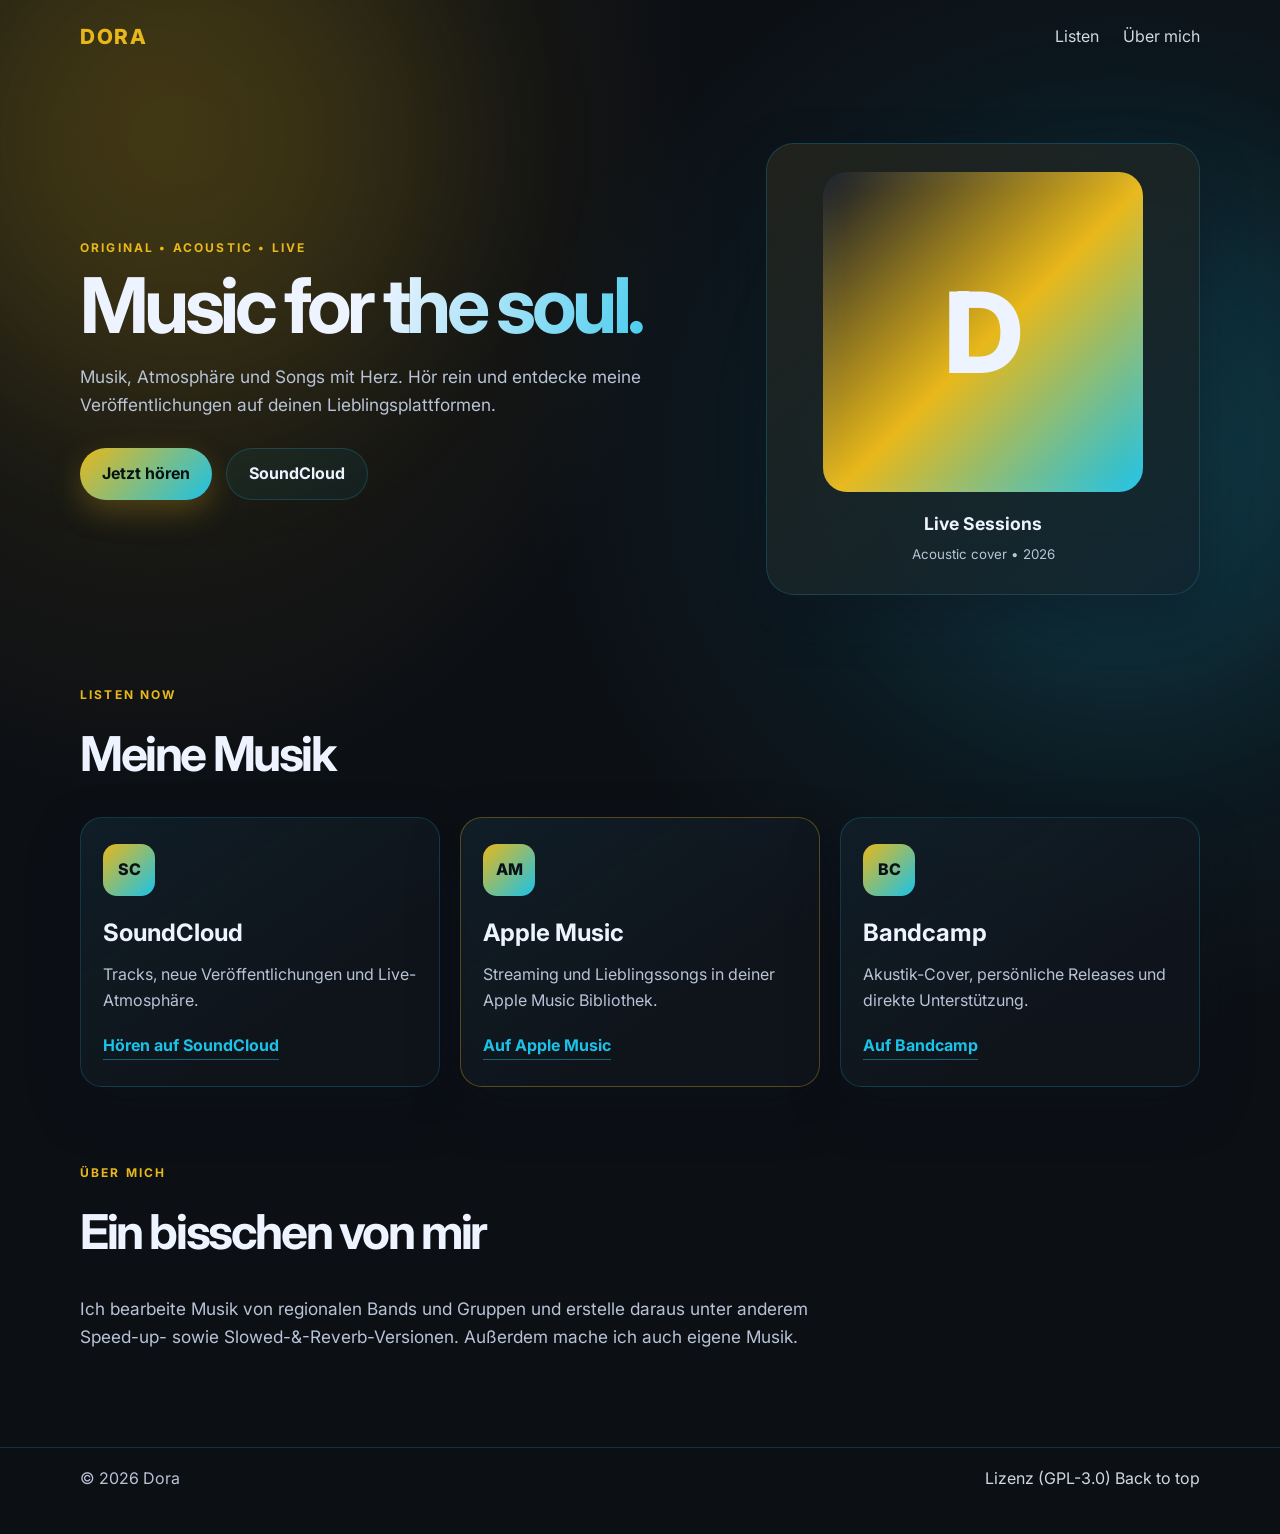
<file: index.html>
<!DOCTYPE html>
<html lang="de">
  <head>
    <meta charset="UTF-8" />
    <meta name="viewport" content="width=device-width, initial-scale=1.0, viewport-fit=cover" />
    <meta name="theme-color" content="#0c0f14" />
    <meta
      name="description"
      content="Dora - Musik, Songs und Links zu SoundCloud, Apple Music und Bandcamp."
    />
    <title>Dora | Music</title>
    <link rel="preconnect" href="https://fonts.googleapis.com" />
    <link rel="preconnect" href="https://fonts.gstatic.com" crossorigin />
    <link
      href="https://fonts.googleapis.com/css2?family=Inter:wght@400;500;600;700;800&display=swap"
      rel="stylesheet"
    />
    <link rel="stylesheet" href="styles.css" />
  </head>
  <body>
    <div class="bg-glow glow-1"></div>
    <div class="bg-glow glow-2"></div>

    <header class="site-header">
      <div class="container nav">
        <div class="brand">Dora</div>
        <nav aria-label="Hauptnavigation">
          <a href="#listen">Listen</a>
          <a href="#about">Über mich</a>
        </nav>
      </div>
    </header>

    <main id="top">
      <section class="hero container">
        <div class="hero-copy">
          <p class="eyebrow">Original • Acoustic • Live</p>
          <h1>Music for the soul.</h1>
          <p class="lead">
            Musik, Atmosphäre und Songs mit Herz. Hör rein und entdecke meine
            Veröffentlichungen auf deinen Lieblingsplattformen.
          </p>
          <div class="cta-row">
            <a class="btn btn-primary" href="#listen">Jetzt hören</a>
            <a class="btn btn-secondary" href="https://soundcloud.com/allerpack-by-berglive" target="_blank" rel="noreferrer">SoundCloud</a>
          </div>
        </div>

        <div class="hero-card" aria-label="Musikcover">
          <div class="cover-art">
            <span>D</span>
          </div>
          <div class="mini-meta">
            <strong>Live Sessions</strong>
            <small>Acoustic cover • 2026</small>
          </div>
        </div>
      </section>

      <section id="listen" class="players container">
        <div class="section-heading">
          <p class="eyebrow">Listen now</p>
          <h2>Meine Musik</h2>
        </div>

        <div class="platform-grid">
          <article class="platform-card soundcloud">
            <div class="icon">SC</div>
            <h3>SoundCloud</h3>
            <p>Tracks, neue Veröffentlichungen und Live-Atmosphäre.</p>
            <a href="https://soundcloud.com/allerpack-by-berglive" target="_blank" rel="noreferrer">Hören auf SoundCloud</a>
          </article>

          <article class="platform-card apple">
            <div class="icon">AM</div>
            <h3>Apple Music</h3>
            <p>Streaming und Lieblingssongs in deiner Apple Music Bibliothek.</p>
            <a href="https://music.apple.com/us/artist/dora/6824500411" target="_blank" rel="noreferrer">Auf Apple Music</a>
          </article>

          <article class="platform-card bandcamp">
            <div class="icon">BC</div>
            <h3>Bandcamp</h3>
            <p>Akustik-Cover, persönliche Releases und direkte Unterstützung.</p>
            <a href="https://dora1213.bandcamp.com/track/u-haft-in-mu-hlheim-akustik-cover" target="_blank" rel="noreferrer">Auf Bandcamp</a>
          </article>
        </div>
      </section>

      <section id="about" class="about container">
        <div class="section-heading narrow">
          <p class="eyebrow">Über mich</p>
          <h2>Ein bisschen von mir</h2>
        </div>
        <p class="about-text">
          Ich bearbeite Musik von regionalen Bands und Gruppen und erstelle daraus
          unter anderem Speed-up- sowie Slowed-&amp;-Reverb-Versionen. Außerdem
          mache ich auch eigene Musik.
        </p>
      </section>
    </main>

    <footer class="site-footer">
      <div class="container footer-inner">
        <span>© 2026 Dora</span>
        <div class="footer-links">
          <a href="license.html">Lizenz (GPL-3.0)</a>
          <a href="#top">Back to top</a>
        </div>
      </div>
    </footer>
  </body>
</html>
</file>
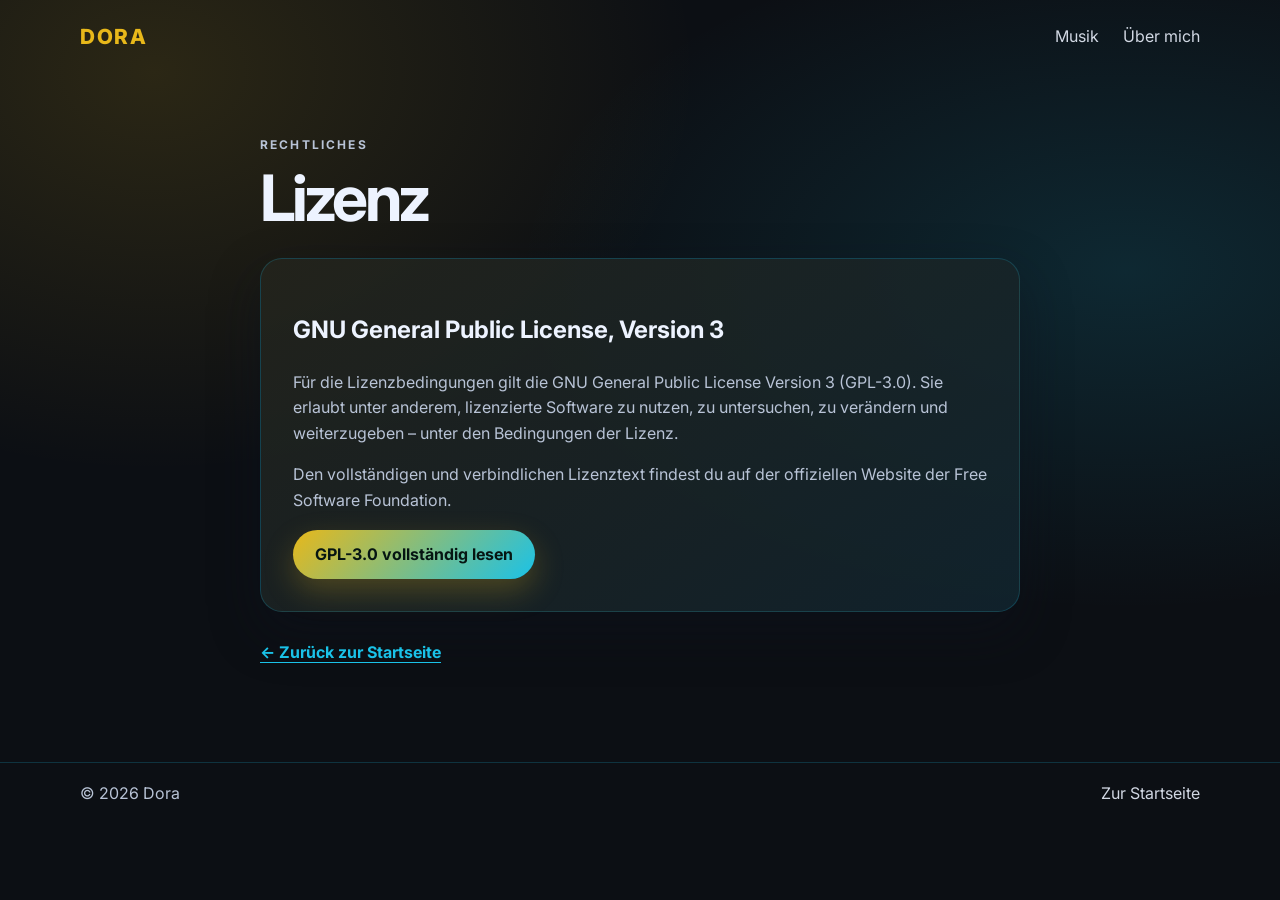
<file: license.html>
<!DOCTYPE html>
<html lang="de">
  <head>
    <meta charset="UTF-8" />
    <meta name="viewport" content="width=device-width, initial-scale=1.0, viewport-fit=cover" />
    <meta name="theme-color" content="#0c0f14" />
    <meta name="description" content="Informationen zur GNU General Public License Version 3 für Doras Musik-Website." />
    <title>Lizenz | Dora</title>
    <link rel="preconnect" href="https://fonts.googleapis.com" />
    <link rel="preconnect" href="https://fonts.gstatic.com" crossorigin />
    <link href="https://fonts.googleapis.com/css2?family=Inter:wght@400;500;600;700;800&display=swap" rel="stylesheet" />
    <link rel="stylesheet" href="styles.css" />
    <style>
      .license-page {
        max-width: 760px;
        padding: 72px 0 80px;
      }

      .license-page h1 {
        margin: 0 0 20px;
        font-size: clamp(2.5rem, 8vw, 4rem);
        line-height: 1;
        letter-spacing: -0.06em;
      }

      .license-card {
        margin: 28px 0;
        padding: clamp(20px, 5vw, 32px);
        border: 1px solid var(--line);
        border-radius: 22px;
        background: linear-gradient(145deg, rgba(232, 184, 26, 0.08), rgba(26, 194, 232, 0.08)), var(--panel);
        box-shadow: var(--shadow);
      }

      .license-page p {
        color: var(--muted);
      }

      .license-page a {
        color: var(--secondary);
        font-weight: 700;
        text-underline-offset: 4px;
      }

      .license-page .btn {
        color: #061512;
        text-decoration: none;
      }

      @media (max-width: 680px) {
        .license-page {
          padding: 48px 0 56px;
        }
      }
    </style>
  </head>
  <body>
    <header class="site-header">
      <div class="container nav">
        <a class="brand" href="index.html" style="text-decoration: none">Dora</a>
        <nav aria-label="Hauptnavigation">
          <a href="index.html#listen">Musik</a>
          <a href="index.html#about">Über mich</a>
        </nav>
      </div>
    </header>

    <main class="container license-page">
      <p class="eyebrow">Rechtliches</p>
      <h1>Lizenz</h1>
      <section class="license-card" aria-labelledby="gpl-heading">
        <h2 id="gpl-heading">GNU General Public License, Version 3</h2>
        <p>
          Für die Lizenzbedingungen gilt die GNU General Public License Version 3
          (GPL-3.0). Sie erlaubt unter anderem, lizenzierte Software zu nutzen,
          zu untersuchen, zu verändern und weiterzugeben – unter den Bedingungen
          der Lizenz.
        </p>
        <p>
          Den vollständigen und verbindlichen Lizenztext findest du auf der
          offiziellen Website der Free Software Foundation.
        </p>
        <a class="btn btn-primary" href="https://www.gnu.org/licenses/gpl-3.0.html" target="_blank" rel="noreferrer">
          GPL-3.0 vollständig lesen
        </a>
      </section>
      <p>
        <a href="index.html">← Zurück zur Startseite</a>
      </p>
    </main>

    <footer class="site-footer">
      <div class="container footer-inner">
        <span>© 2026 Dora</span>
        <a href="index.html">Zur Startseite</a>
      </div>
    </footer>
  </body>
</html>
</file>
<file: styles.css>
:root {
  color-scheme: dark;
  --bg: #0c0f14;
  --bg-soft: #141a22;
  --panel: rgba(17, 22, 30, 0.86);
  --panel-strong: #1a2330;
  --line: rgba(26, 194, 232, 0.2);
  --text: #edf3ff;
  --muted: #b8c3d6;
  --primary: #E8B81A;
  --secondary: #1AC2E8;
  --accent: #1AC2E8;
  --shadow: 0 20px 50px rgba(14, 17, 28, 0.45);
}

* {
  box-sizing: border-box;
}

html {
  scroll-behavior: smooth;
  scroll-padding-top: 24px;
}

body {
  margin: 0;
  font-family: "Inter", sans-serif;
  background:
    radial-gradient(ellipse at 12% 8%, rgba(232, 184, 26, 0.14), transparent 34rem),
    radial-gradient(ellipse at 88% 30%, rgba(26, 194, 232, 0.14), transparent 38rem),
    var(--bg);
  color: var(--text);
  line-height: 1.6;
  min-height: 100vh;
  min-height: 100svh;
  position: relative;
  overflow-x: hidden;
  -webkit-text-size-adjust: 100%;
}

img {
  max-width: 100%;
  display: block;
}

.container {
  width: min(1120px, calc(100% - 32px));
  margin: 0 auto;
}

.bg-glow {
  position: fixed;
  width: 520px;
  height: 520px;
  border-radius: 50%;
  filter: blur(90px);
  opacity: 0.35;
  pointer-events: none;
  z-index: 0;
}

.glow-1 {
  background: rgba(232, 184, 26, 0.34);
  top: -120px;
  left: -80px;
}

.glow-2 {
  background: rgba(26, 194, 232, 0.3);
  right: -100px;
  top: 180px;
}

.site-header,
main,
.site-footer {
  position: relative;
  z-index: 1;
}

.site-header {
  padding: max(20px, env(safe-area-inset-top)) 0 10px;
}

.nav {
  display: flex;
  justify-content: space-between;
  align-items: center;
}

.brand {
  font-size: 1.3rem;
  font-weight: 800;
  letter-spacing: 0.08em;
  text-transform: uppercase;
  color: var(--primary);
}

nav {
  display: flex;
  align-items: center;
  gap: 24px;
}

nav a,
.site-footer a {
  color: var(--text);
  text-decoration: none;
  opacity: 0.88;
  transition: color 0.2s ease, opacity 0.2s ease, transform 0.2s ease;
}

nav a:hover,
.site-footer a:hover {
  color: var(--secondary);
  opacity: 1;
  transform: translateY(-1px);
}

.hero {
  display: grid;
  grid-template-columns: 1.2fr 0.8fr;
  gap: 36px;
  align-items: center;
  padding: 80px 0 60px;
}

.eyebrow {
  margin: 0 0 12px;
  color: var(--primary);
  letter-spacing: 0.18em;
  text-transform: uppercase;
  font-size: 0.75rem;
  font-weight: 700;
}

.hero-copy h1 {
  font-size: clamp(2.8rem, 6vw, 5.2rem);
  line-height: 0.96;
  margin: 0 0 20px;
  letter-spacing: -0.06em;
  text-wrap: balance;
  background: linear-gradient(110deg, var(--text) 45%, var(--secondary));
  background-clip: text;
  -webkit-text-fill-color: transparent;
}

.lead {
  max-width: 620px;
  font-size: 1.08rem;
  color: var(--muted);
  margin: 0 0 30px;
}

.cta-row {
  display: flex;
  gap: 14px;
  flex-wrap: wrap;
}

.btn {
  display: inline-flex;
  align-items: center;
  justify-content: center;
  min-height: 48px;
  border-radius: 999px;
  text-decoration: none;
  padding: 12px 22px;
  font-weight: 700;
  transition: transform 0.2s ease, box-shadow 0.2s ease;
}

.btn:hover {
  transform: translateY(-2px);
}

.btn-primary {
  background: linear-gradient(135deg, var(--primary), var(--secondary));
  color: #061512;
  box-shadow: 0 12px 30px rgba(232, 184, 26, 0.25);
}

.btn-secondary {
  border: 1px solid var(--line);
  color: var(--text);
  background: rgba(26, 194, 232, 0.06);
}

.hero-card {
  background: linear-gradient(145deg, rgba(232, 184, 26, 0.08), rgba(26, 194, 232, 0.08)), var(--panel);
  border: 1px solid var(--line);
  border-radius: 28px;
  box-shadow: var(--shadow);
  padding: 28px;
}

.cover-art {
  width: min(100%, 320px);
  aspect-ratio: 1;
  border-radius: 24px;
  background: linear-gradient(135deg, #111827, var(--primary) 52%, var(--secondary));
  display: flex;
  align-items: center;
  justify-content: center;
  font-size: clamp(4rem, 12vw, 7rem);
  font-weight: 800;
  margin: 0 auto 18px;
  box-shadow: inset 0 0 30px rgba(255, 255, 255, 0.08);
}

.mini-meta {
  display: flex;
  flex-direction: column;
  gap: 6px;
  text-align: center;
}

.mini-meta strong {
  font-size: 1.1rem;
}

.mini-meta small {
  color: var(--muted);
}

.section-heading {
  margin-bottom: 24px;
}

.section-heading h2 {
  font-size: clamp(2rem, 4vw, 3rem);
  margin: 0;
  letter-spacing: -0.05em;
  text-wrap: balance;
}

.players {
  padding: 30px 0 20px;
}

.platform-grid {
  display: grid;
  grid-template-columns: repeat(3, minmax(0, 1fr));
  gap: 20px;
}

.platform-card {
  background: linear-gradient(145deg, rgba(26, 194, 232, 0.055), transparent 65%), var(--panel);
  border: 1px solid var(--line);
  border-radius: 22px;
  padding: 26px 22px;
  box-shadow: var(--shadow);
}

.platform-card:nth-child(2) {
  border-color: rgba(232, 184, 26, 0.32);
}

.icon {
  width: 52px;
  height: 52px;
  border-radius: 14px;
  display: grid;
  place-items: center;
  font-weight: 800;
  margin-bottom: 18px;
  color: #09111a;
  background: linear-gradient(135deg, var(--primary), var(--secondary));
}

.platform-card h3 {
  margin: 0 0 10px;
  font-size: 1.5rem;
}

.platform-card p {
  margin: 0 0 20px;
  color: var(--muted);
}

.platform-card a {
  display: inline-block;
  color: var(--secondary);
  text-decoration: none;
  font-weight: 700;
  border-bottom: 1px solid rgba(26, 194, 232, 0.45);
}

.platform-card a:hover {
  color: var(--primary);
  border-color: var(--primary);
}

.about {
  padding: 56px 0 80px;
}

.narrow {
  max-width: 620px;
}

.about-text {
  max-width: 760px;
  color: var(--muted);
  font-size: 1.08rem;
}

.site-footer {
  border-top: 1px solid var(--line);
  padding: 18px 0 max(42px, env(safe-area-inset-bottom));
}

.footer-inner {
  display: flex;
  align-items: center;
  justify-content: space-between;
  gap: 20px;
  color: var(--muted);
}

:focus-visible {
  outline: 3px solid var(--secondary);
  outline-offset: 4px;
}

@media (max-width: 900px) {
  .hero {
    grid-template-columns: 1fr 0.85fr;
    gap: 24px;
  }

  .platform-grid {
    grid-template-columns: repeat(2, minmax(0, 1fr));
  }

  .platform-card:last-child {
    grid-column: 1 / -1;
  }
}

@media (max-width: 680px) {
  .container {
    width: min(100% - 32px, 520px);
  }

  .site-header {
    padding-top: max(16px, env(safe-area-inset-top));
  }

  .nav {
    flex-direction: row;
    gap: 12px;
  }

  nav {
    gap: 8px;
  }

  nav a {
    min-height: 44px;
    display: inline-flex;
    align-items: center;
    padding: 0 10px;
  }

  .hero {
    grid-template-columns: 1fr;
    padding: 48px 0 40px;
  }

  .hero-copy h1 {
    font-size: clamp(2.7rem, 12vw, 4.2rem);
  }

  .hero-card {
    padding: 18px;
  }

  .platform-grid {
    grid-template-columns: 1fr;
    gap: 14px;
  }

  .platform-card:last-child {
    grid-column: auto;
  }

  .platform-card {
    padding: 22px 20px;
  }

  .platform-card a,
  .site-footer a {
    min-height: 44px;
    display: inline-flex;
    align-items: center;
  }

  .about {
    padding: 44px 0 56px;
  }

  .footer-inner {
    flex-wrap: wrap;
  }
}

@media (max-width: 380px) {
  .container {
    width: calc(100% - 24px);
  }

  .brand {
    font-size: 1.1rem;
  }

  nav {
    gap: 2px;
  }

  nav a {
    padding: 0 7px;
    font-size: 0.92rem;
  }

  .cta-row .btn {
    width: 100%;
  }
}

@media (prefers-reduced-motion: reduce) {
  html {
    scroll-behavior: auto;
  }

  *,
  *::before,
  *::after {
    transition-duration: 0.01ms !important;
    animation-duration: 0.01ms !important;
    animation-iteration-count: 1 !important;
    scroll-behavior: auto !important;
  }
}
</file>
